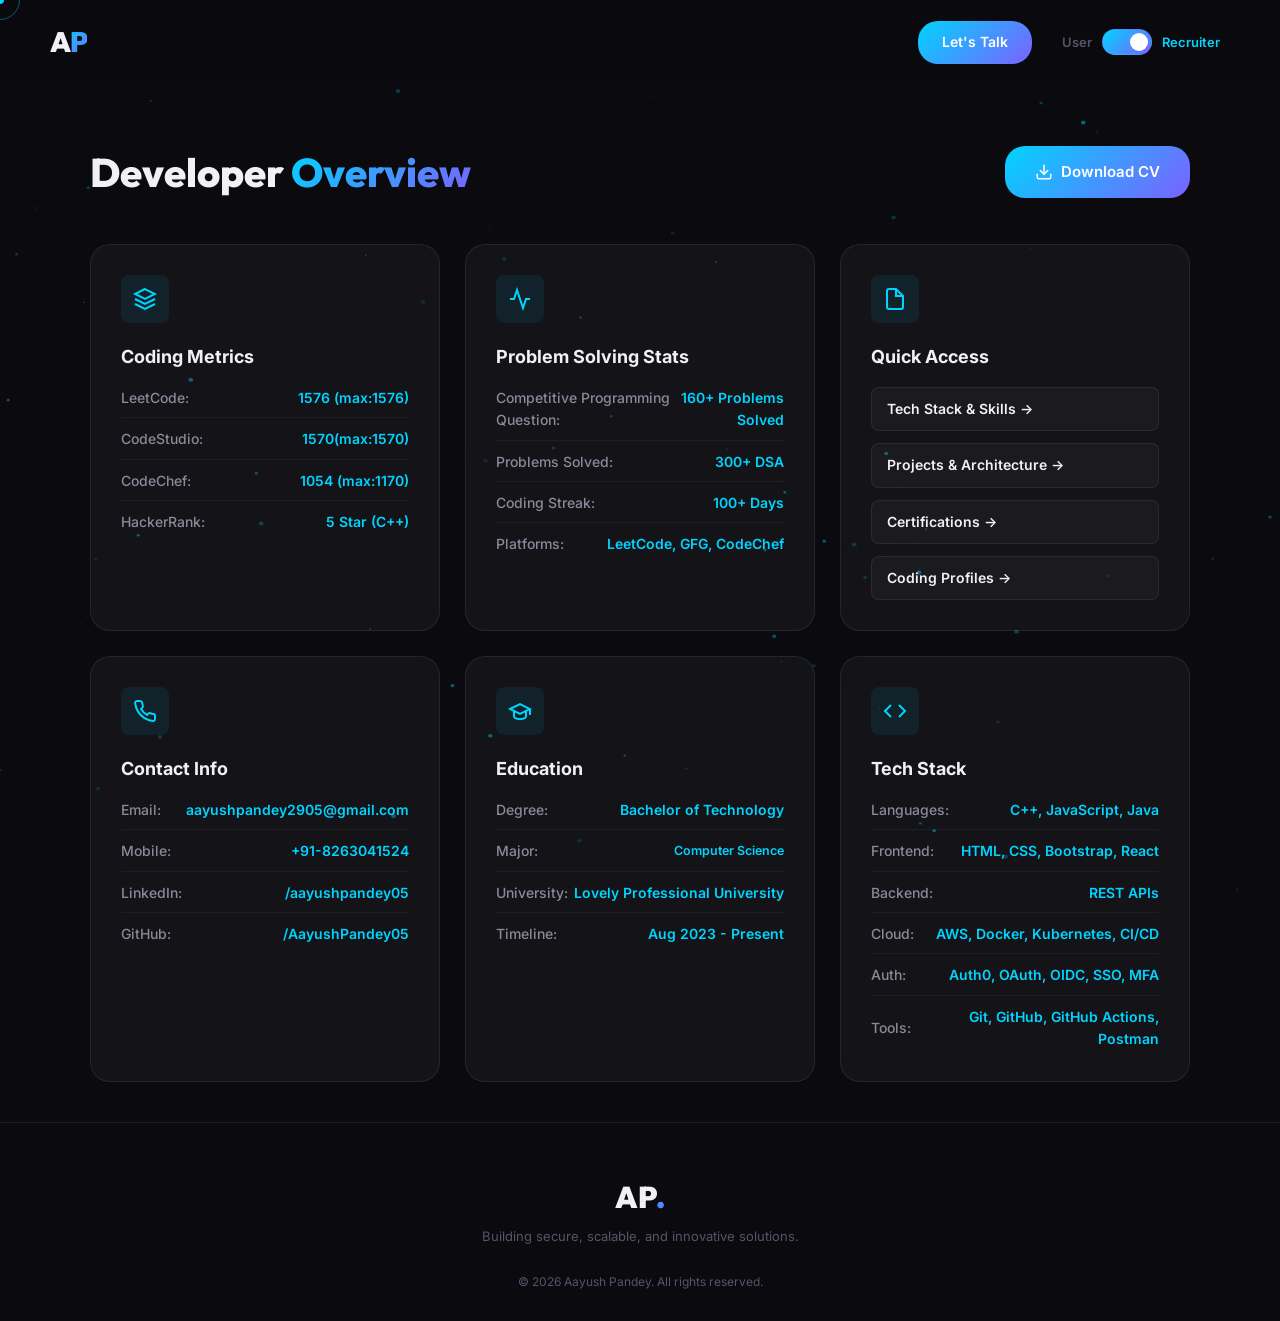
<file: recruiter.html>
<!doctype html>
<html lang="en">
  <head>
    <meta charset="UTF-8" />
    <meta
      name="viewport"
      content="width=device-width, initial-scale=1.0, maximum-scale=5.0, user-scalable=yes"
    />
    <meta name="apple-mobile-web-app-capable" content="yes" />
    <meta
      name="apple-mobile-web-app-status-bar-style"
      content="black-translucent"
    />
    <meta name="theme-color" content="#0a0a0f" />
    <meta name="format-detection" content="telephone=no" />

    <title>Recruiter Dashboard | Aayush Pandey</title>
    <meta
      name="description"
      content="Executive overview of Aayush Pandey's skills, coding metrics, and projects."
    />

    <!-- Favicons -->
    <link
      rel="icon"
      type="image/png"
      sizes="32x32"
      href="assets/img/favicon.png"
    />
    <link rel="apple-touch-icon" href="assets/img/apple-touch-icon.png" />

    <link rel="preconnect" href="https://fonts.googleapis.com" />
    <link rel="preconnect" href="https://fonts.gstatic.com" crossorigin />
    <link
      href="https://fonts.googleapis.com/css2?family=Inter:wght@300;400;500;600;700&family=Outfit:wght@700;800;900&display=swap"
      rel="stylesheet"
    />
    <link rel="stylesheet" href="assets/css/style.css" />
    <style>
      /* Page-specific overrides */
      body.recruiter-mode {
        overflow-x: hidden;
      }
      .recruiter-dashboard {
        background: transparent; /* Let canvas show through */
        border: none;
        padding-top: 14rem;
        min-height: 100vh;
      }
      .particles-canvas {
        position: fixed;
        top: 0;
        left: 0;
        width: 100vw;
        height: 100vh;
        z-index: -1;
        pointer-events: none;
      }
      .header {
        background: rgba(10, 10, 15, 0.85);
        backdrop-filter: blur(10px);
      }
      .nav-links {
        display: none; /* Hide standard nav on this page */
      }
      @media(min-width: 1024px) {
        .nav-container {
            justify-content: flex-end;
        }
      }
    </style>
  </head>
  <body class="recruiter-mode">
    <!-- Preloader -->
    <div class="preloader" id="preloader">
      <div class="preloader-inner">
        <div class="preloader-ring"></div>
        <span class="preloader-text">AP</span>
      </div>
    </div>

    <!-- Custom Cursor -->
    <div class="cursor-dot" id="cursor-dot"></div>
    <div class="cursor-ring" id="cursor-ring"></div>

    <header class="header scrolled" id="header">
      <a href="index.html" class="logo" data-magnetic>
        <span class="logo-text">A</span><span class="logo-accent">P</span>
      </a>

      <nav class="nav-container" id="nav-container">
        <a href="mailto:aayushpandey2905@gmail.com" class="btn-cta" data-magnetic>Let's Talk</a>
      </nav>

      <div class="header-actions">
        <div class="recruiter-toggle-wrap" data-magnetic>
          <span class="toggle-label text-user">User</span>
          <label class="toggle-switch">
            <input type="checkbox" id="recruiter-toggle" checked />
            <span class="toggle-slider"></span>
          </label>
          <span class="toggle-label text-recruiter">Recruiter</span>
        </div>
      </div>
    </header>

    <main>
      <!-- Background Canvas -->
      <canvas class="particles-canvas" id="particles-canvas"></canvas>

      <!-- Dashboard -->
      <section class="recruiter-dashboard" id="recruiter-dashboard">
        <div class="dashboard-container">
          <div class="dashboard-header reveal">
            <h2>Developer <span class="text-gradient">Overview</span></h2>
            <div class="dashboard-actions">
              <a
                href="assets/CV/AayushPandey_CV.pdf"
                class="btn-primary"
                download="Aayush_Pandey_Resume"
              >
                <svg
                  width="18"
                  height="18"
                  viewBox="0 0 24 24"
                  fill="none"
                  stroke="currentColor"
                  stroke-width="2"
                  stroke-linecap="round"
                  stroke-linejoin="round"
                >
                  <path d="M21 15v4a2 2 0 0 1-2 2H5a2 2 0 0 1-2-2v-4"></path>
                  <polyline points="7 10 12 15 17 10"></polyline>
                  <line x1="12" y1="15" x2="12" y2="3"></line>
                </svg>
                <span>Download CV</span>
              </a>
            </div>
          </div>

          <div class="dashboard-grid">
            <!-- Coding Stats -->
            <div class="dashboard-card reveal" data-tilt>
              <div class="card-icon">
                <svg
                  width="24"
                  height="24"
                  viewBox="0 0 24 24"
                  fill="none"
                  stroke="currentColor"
                  stroke-width="2"
                >
                  <path
                    d="M12 2L2 7l10 5 10-5-10-5zM2 17l10 5 10-5M2 12l10 5 10-5"
                  />
                </svg>
              </div>
              <h3>Coding Metrics</h3>
              <ul class="dashboard-list">
                <li>
                  <span class="list-label">LeetCode:</span>
                  <span class="list-value">1576 (max:1576)</span>
                </li>
                <li>
                  <span class="list-label">CodeStudio:</span>
                  <span class="list-value">1570(max:1570)</span>
                </li>
                <li>
                  <span class="list-label">CodeChef:</span>
                  <span class="list-value">1054 (max:1170)</span>
                </li>
                <li>
                  <span class="list-label">HackerRank:</span>
                  <span class="list-value">5 Star (C++)</span>
                </li>
              </ul>
            </div>

            <!-- Experience / Activity -->
            <div class="dashboard-card reveal" data-tilt>
              <div class="card-icon">
                <svg
                  width="24"
                  height="24"
                  viewBox="0 0 24 24"
                  fill="none"
                  stroke="currentColor"
                  stroke-width="2"
                >
                  <polyline points="22 12 18 12 15 21 9 3 6 12 2 12"></polyline>
                </svg>
              </div>
              <h3>Problem Solving Stats</h3>
              <ul class="dashboard-list">
                <li>
                  <span class="list-label">Competitive Programming Question:</span>
                  <span class="list-value">160+ Problems Solved</span>
                </li>
                <li>
                  <span class="list-label">Problems Solved:</span>
                  <span class="list-value">300+ DSA</span>
                </li>
                <li>
                  <span class="list-label">Coding Streak:</span>
                  <span class="list-value">100+ Days</span>
                </li>
                <li>
                  <span class="list-label">Platforms:</span>
                  <span class="list-value"
                    >LeetCode, GFG, CodeChef</span
                  >
                </li>
              </ul>
            </div>

            <!-- Quick Navigation -->
            <div class="dashboard-card reveal" data-tilt>
              <div class="card-icon">
                <svg
                  width="24"
                  height="24"
                  viewBox="0 0 24 24"
                  fill="none"
                  stroke="currentColor"
                  stroke-width="2"
                >
                  <path
                    d="M13 2H6a2 2 0 0 0-2 2v16a2 2 0 0 0 2 2h12a2 2 0 0 0 2-2V9z"
                  ></path>
                  <polyline points="13 2 13 9 20 9"></polyline>
                </svg>
              </div>
              <h3>Quick Access</h3>
              <div class="dashboard-links">
                <a href="index.html#skills" class="dash-link"
                  >Tech Stack & Skills &rarr;</a
                >
                <a href="index.html#projects" class="dash-link"
                  >Projects & Architecture &rarr;</a
                >
                <a href="index.html#certifications" class="dash-link"
                  >Certifications &rarr;</a
                >
                <a href="index.html#profiles" class="dash-link"
                  >Coding Profiles &rarr;</a
                >
              </div>
            </div>

            <!-- Contact & Links -->
            <div class="dashboard-card reveal" data-tilt>
              <div class="card-icon">
                <svg
                  width="24"
                  height="24"
                  viewBox="0 0 24 24"
                  fill="none"
                  stroke="currentColor"
                  stroke-width="2"
                >
                  <path
                    d="M22 16.92v3a2 2 0 0 1-2.18 2 19.79 19.79 0 0 1-8.63-3.07 19.5 19.5 0 0 1-6-6 19.79 19.79 0 0 1-3.07-8.67A2 2 0 0 1 4.11 2h3a2 2 0 0 1 2 1.72c.127.96.361 1.903.7 2.81a2 2 0 0 1-.45 2.11L8.09 9.91a16 16 0 0 0 6 6l1.27-1.27a2 2 0 0 1 2.11-.45c.907.339 1.85.573 2.81.7A2 2 0 0 1 22 16.92z"
                  ></path>
                </svg>
              </div>
              <h3>Contact Info</h3>
              <ul class="dashboard-list">
                <li>
                  <span class="list-label">Email:</span>
                  <a href="mailto:aayushpandey2905@gmail.com" class="list-value"
                    >aayushpandey2905@gmail.com</a
                  >
                </li>
                <li>
                  <span class="list-label">Mobile:</span>
                  <span class="list-value">+91-8263041524</span>
                </li>
                <li>
                  <span class="list-label">LinkedIn:</span>
                  <a
                    href="https://linkedin.com/in/aayushpandey05"
                    target="_blank"
                    class="list-value"
                    >/aayushpandey05</a
                  >
                </li>
                <li>
                  <span class="list-label">GitHub:</span>
                  <a
                    href="https://github.com/AayushPandey05"
                    target="_blank"
                    class="list-value"
                    >/AayushPandey05</a
                  >
                </li>
              </ul>
            </div>

            <!-- Education -->
            <div class="dashboard-card reveal" data-tilt>
              <div class="card-icon">
                <svg
                  width="24"
                  height="24"
                  viewBox="0 0 24 24"
                  fill="none"
                  stroke="currentColor"
                  stroke-width="2"
                >
                  <path d="M22 10v6M2 10l10-5 10 5-10 5z"></path>
                  <path d="M6 12v5c0 2 3 3 6 3s6-1 6-3v-5"></path>
                </svg>
              </div>
              <h3>Education</h3>
              <ul class="dashboard-list">
                <li>
                  <span class="list-label">Degree:</span>
                  <span class="list-value">Bachelor of Technology</span>
                </li>
                <li>
                  <span class="list-label">Major:</span>
                  <span class="list-value" style="font-size:1.25rem;"
                    >Computer Science</span
                  >
                </li>
                <li>
                  <span class="list-label">University:</span>
                  <span class="list-value">Lovely Professional University</span>
                </li>
                <li>
                  <span class="list-label">Timeline:</span>
                  <span class="list-value">Aug 2023 - Present</span>
                </li>
              </ul>
            </div>

            <!-- Core Skills -->
            <div class="dashboard-card reveal" data-tilt>
              <div class="card-icon">
                <svg
                  width="24"
                  height="24"
                  viewBox="0 0 24 24"
                  fill="none"
                  stroke="currentColor"
                  stroke-width="2"
                >
                  <polyline points="16 18 22 12 16 6"></polyline>
                  <polyline points="8 6 2 12 8 18"></polyline>
                </svg>
              </div>

              <h3>Tech Stack</h3>
              <ul class="dashboard-list">
                <li>
                  <span class="list-label">Languages:</span>
                  <span class="list-value">C++, JavaScript, Java</span>
                </li>
              
                <li>
                  <span class="list-label">Frontend:</span>
                  <span class="list-value">HTML, CSS, Bootstrap, React</span>
                </li>
              
                <li>
                  <span class="list-label">Backend:</span>
                  <span class="list-value">REST APIs</span>
                </li>
              
                <li>
                  <span class="list-label">Cloud:</span>
                  <span class="list-value">AWS, Docker, Kubernetes, CI/CD</span>
                </li>
              
                <li>
                  <span class="list-label">Auth:</span>
                  <span class="list-value">Auth0, OAuth, OIDC, SSO, MFA</span>
                </li>
              
                <li>
                  <span class="list-label">Tools:</span>
                  <span class="list-value">Git, GitHub, GitHub Actions, Postman</span>
                </li>
              </ul>

            </div>
          </div>
        </div>
      </section>
    </main>

    <!-- Footer -->
    <footer class="footer">
      <div class="footer-container">
        <div class="footer-left">
          <span class="footer-logo">AP<span class="logo-accent">.</span></span>
          <p>Building secure, scalable, and innovative solutions.</p>
        </div>

      <div class="footer-bottom">
        <p>
          &copy; <span id="year">2026</span> Aayush Pandey. All rights reserved.
        </p>
      </div>
    </footer>
    <script>
      document.getElementById("year").textContent = new Date().getFullYear();
    </script>
    <script src="assets/js/style.js"></script>
  </body>
</html>
</file>
<file: assets/css/style.css>
/* ==================================
   DESIGN TOKENS
================================== */
:root {
  --bg-primary: #0a0a0f;
  --bg-secondary: #12121a;
  --bg-card: rgba(255, 255, 255, 0.03);
  --bg-card-hover: rgba(255, 255, 255, 0.06);
  --glass-bg: rgba(255, 255, 255, 0.04);
  --glass-border: rgba(255, 255, 255, 0.08);

  --text-primary: #f0f0f5;
  --text-secondary: #8a8a9a;
  --text-muted: #55556a;

  --accent-1: #00d4ff;
  --accent-2: #7b61ff;
  --accent-3: #ff3d71;
  --gradient-main: linear-gradient(135deg, #00d4ff, #7b61ff, #ff3d71);
  --gradient-accent: linear-gradient(135deg, #00d4ff, #7b61ff);

  --font-heading: "Outfit", sans-serif;
  --font-body: "Inter", sans-serif;

  --radius-sm: 8px;
  --radius-md: 12px;
  --radius-lg: 20px;

  --transition-fast: 0.2s cubic-bezier(0.25, 0.46, 0.45, 0.94);
  --transition-smooth: 0.4s cubic-bezier(0.25, 0.46, 0.45, 0.94);
  --transition-spring: 0.6s cubic-bezier(0.34, 1.56, 0.64, 1);

  /* Safe area insets for notch phones */
  --safe-top: env(safe-area-inset-top, 0px);
  --safe-bottom: env(safe-area-inset-bottom, 0px);
  --safe-left: env(safe-area-inset-left, 0px);
  --safe-right: env(safe-area-inset-right, 0px);
}

/* ==================================
   RESET & BASE
================================== */
*,
*::before,
*::after {
  margin: 0;
  padding: 0;
  box-sizing: border-box;
  -webkit-tap-highlight-color: transparent;
}

html {
  font-size: 62.5%;
  scroll-behavior: smooth;
  scrollbar-width: thin;
  scrollbar-color: var(--accent-1) var(--bg-primary);
  -webkit-text-size-adjust: 100%;
  -moz-text-size-adjust: 100%;
  text-size-adjust: 100%;
}

body {
  background: var(--bg-primary);
  color: var(--text-primary);
  font-family: var(--font-body);
  font-size: 1.6rem;
  line-height: 1.6;
  overflow-x: hidden;
  -webkit-font-smoothing: antialiased;
  -moz-osx-font-smoothing: grayscale;
}

/* Desktop-only cursor:none */
@media (hover: hover) and (pointer: fine) {
  body {
    cursor: none;
  }
  a,
  button {
    cursor: none;
  }
}

a {
  color: inherit;
  text-decoration: none;
}

img {
  max-width: 100%;
  display: block;
  -webkit-user-drag: none;
}

::selection {
  background: var(--accent-2);
  color: #fff;
}

/* ==================================
   PRELOADER
================================== */
.preloader {
  position: fixed;
  inset: 0;
  z-index: 10000;
  background: var(--bg-primary);
  display: flex;
  align-items: center;
  justify-content: center;
  transition:
    opacity 0.6s ease,
    visibility 0.6s ease;
}

.preloader.hidden {
  opacity: 0;
  visibility: hidden;
  pointer-events: none;
}

.preloader-inner {
  position: relative;
  width: 80px;
  height: 80px;
  display: flex;
  align-items: center;
  justify-content: center;
}

.preloader-ring {
  position: absolute;
  inset: 0;
  border-radius: 50%;
  border: 2px solid transparent;
  border-top-color: var(--accent-1);
  border-right-color: var(--accent-2);
  animation: preloaderSpin 1s linear infinite;
}

.preloader-text {
  font-family: var(--font-heading);
  font-size: 2rem;
  font-weight: 800;
  background: var(--gradient-accent);
  -webkit-background-clip: text;
  -webkit-text-fill-color: transparent;
  background-clip: text;
}

@keyframes preloaderSpin {
  to {
    transform: rotate(360deg);
  }
}

/* ==================================
   CUSTOM CURSOR (desktop only)
================================== */
.cursor-dot,
.cursor-ring {
  display: none;
}

@media (hover: hover) and (pointer: fine) {
  .cursor-dot {
    display: block;
    position: fixed;
    top: 0;
    left: 0;
    width: 8px;
    height: 8px;
    background: var(--accent-1);
    border-radius: 50%;
    pointer-events: none;
    z-index: 9999;
    transform: translate(-50%, -50%);
    transition:
      width var(--transition-fast),
      height var(--transition-fast),
      background var(--transition-fast);
  }

  .cursor-ring {
    display: block;
    position: fixed;
    top: 0;
    left: 0;
    width: 40px;
    height: 40px;
    border: 1.5px solid rgba(0, 212, 255, 0.4);
    border-radius: 50%;
    pointer-events: none;
    z-index: 9998;
    transform: translate(-50%, -50%);
    transition:
      width var(--transition-smooth),
      height var(--transition-smooth),
      border-color var(--transition-smooth);
  }

  body.cursor-hover .cursor-dot {
    width: 14px;
    height: 14px;
    background: var(--accent-2);
  }

  body.cursor-hover .cursor-ring {
    width: 60px;
    height: 60px;
    border-color: rgba(123, 97, 255, 0.5);
  }
}

/* ==================================
   CLICK RIPPLE EFFECT
================================== */
.ripple-container {
  position: fixed;
  inset: 0;
  pointer-events: none;
  z-index: 9995;
  overflow: hidden;
}

.ripple {
  position: absolute;
  border-radius: 50%;
  border: 1px solid rgba(0, 212, 255, 0.4);
  transform: translate(-50%, -50%) scale(0);
  animation: rippleAnim 0.8s ease-out forwards;
  pointer-events: none;
}

@keyframes rippleAnim {
  to {
    transform: translate(-50%, -50%) scale(1);
    opacity: 0;
  }
}

/* ==================================
   SCROLL PROGRESS
================================== */
.scroll-progress {
  position: fixed;
  top: 0;
  left: 0;
  height: 3px;
  width: 0%;
  background: var(--gradient-main);
  z-index: 9990;
  transition: none;
}

/* ==================================
   HEADER
================================== */
.header {
  position: fixed;
  top: 0;
  left: 0;
  width: 100%;
  padding: 2rem 5rem;
  padding-top: calc(2rem + var(--safe-top));
  display: flex;
  justify-content: space-between;
  align-items: center;
  z-index: 1000;
  transition:
    background var(--transition-smooth),
    padding var(--transition-smooth),
    backdrop-filter var(--transition-smooth);
}

.header.scrolled {
  background: rgba(10, 10, 15, 0.85);
  -webkit-backdrop-filter: blur(20px);
  backdrop-filter: blur(20px);
  padding: 1.5rem 5rem;
  padding-top: calc(1.5rem + var(--safe-top));
  border-bottom: 1px solid var(--glass-border);
}

.logo {
  display: flex;
  align-items: center;
  font-family: var(--font-heading);
  font-size: 2.8rem;
  font-weight: 900;
  letter-spacing: -1px;
  z-index: 1002;
}

.logo-text {
  color: var(--text-primary);
}

.logo-accent {
  background: var(--gradient-accent);
  -webkit-background-clip: text;
  -webkit-text-fill-color: transparent;
  background-clip: text;
}

.header-actions {
  display: flex;
  align-items: center;
  gap: 1.5rem;
}

.nav-container {
  display: flex;
  align-items: center;
  gap: 4rem;
  margin-left: auto;
  margin-right: 2rem;
}

.nav-links {
  display: flex;
  gap: 0.5rem;
}

.nav-link {
  font-size: 1.4rem;
  font-weight: 500;
  color: var(--text-secondary);
  padding: 0.8rem 1.6rem;
  border-radius: var(--radius-sm);
  transition:
    color var(--transition-fast),
    background var(--transition-fast);
  position: relative;
  overflow: hidden;
}

.nav-link::after {
  content: attr(data-text);
  position: absolute;
  left: 50%;
  top: 50%;
  transform: translate(-50%, 100%);
  color: var(--accent-1);
  font-weight: 600;
  transition: transform var(--transition-smooth);
  pointer-events: none;
}

.nav-link:hover::after,
.nav-link.active::after {
  transform: translate(-50%, -50%);
}

.nav-link:hover,
.nav-link.active {
  color: transparent;
  background: var(--bg-card-hover);
}

.btn-cta {
  font-size: 1.4rem;
  font-weight: 600;
  padding: 1rem 2.4rem;
  border-radius: var(--radius-lg);
  background: var(--gradient-accent);
  color: #fff;
  transition:
    transform var(--transition-fast),
    box-shadow var(--transition-fast);
}

.btn-cta:hover {
  transform: translateY(-2px);
  box-shadow: 0 8px 30px rgba(0, 212, 255, 0.3);
}

/* Hamburger */
.hamburger {
  display: none;
  flex-direction: column;
  gap: 6px;
  cursor: pointer;
  z-index: 1002;
  padding: 10px;
  -webkit-tap-highlight-color: transparent;
  touch-action: manipulation;
}

.hamburger .line {
  width: 28px;
  height: 2px;
  background: var(--text-primary);
  border-radius: 2px;
  transition:
    transform var(--transition-smooth),
    opacity var(--transition-fast);
  transform-origin: center;
}

/* ==================================
   HERO SECTION
================================== */
.hero {
  position: relative;
  width: 100%;
  min-height: 100vh;
  min-height: 100dvh; /* dynamic viewport height for mobile */
  display: flex;
  flex-direction: column;
  align-items: center;
  justify-content: center;
  overflow: hidden;
  padding: 12rem 5rem 6rem;
}

.particles-canvas {
  position: absolute;
  inset: 0;
  width: 100%;
  height: 100%;
  pointer-events: none;
  z-index: 0;
}

.hero-content {
  position: relative;
  z-index: 2;
  text-align: center;
  display: flex;
  flex-direction: column;
  align-items: center;
  gap: 0;
  width: 100%;
}

.hero-badge {
  display: inline-flex;
  align-items: center;
  gap: 1rem;
  padding: 0.8rem 2rem;
  background: var(--glass-bg);
  border: 1px solid var(--glass-border);
  border-radius: var(--radius-lg);
  font-size: 1.3rem;
  color: var(--text-secondary);
  font-weight: 500;
  -webkit-backdrop-filter: blur(10px);
  backdrop-filter: blur(10px);
  margin-bottom: 2rem;
  position: relative;
  z-index: 5;
}

.badge-dot {
  width: 8px;
  height: 8px;
  background: #00ff88;
  border-radius: 50%;
  animation: dotPulse 2s ease-in-out infinite;
  flex-shrink: 0;
}

@keyframes dotPulse {
  0%,
  100% {
    box-shadow: 0 0 0 0 rgba(0, 255, 136, 0.6);
  }
  50% {
    box-shadow: 0 0 0 8px rgba(0, 255, 136, 0);
  }
}

/* ==================================
   HERO PORTRAIT — BAZIL.FR STYLE
================================== */
.hero-portrait {
  position: absolute;
  top: 50%;
  left: 50%;
  transform: translate(-50%, -50%);
  z-index: 1;
  width: clamp(280px, 35vw, 500px);
  height: clamp(380px, 60vh, 700px);
  pointer-events: none;
}

.hero-portrait-img {
  width: 100%;
  height: 100%;
  object-fit: cover;
  object-position: top center;
  border-radius: var(--radius-lg);
  filter: grayscale(15%) contrast(1.1) brightness(0.8);
  transition:
    filter 0.6s ease,
    transform 0.6s ease;
  -webkit-mask-image: linear-gradient(
    to bottom,
    transparent 0%,
    black 8%,
    black 65%,
    transparent 100%
  );
  mask-image: linear-gradient(
    to bottom,
    transparent 0%,
    black 8%,
    black 65%,
    transparent 100%
  );
}

.hero:hover .hero-portrait-img {
  filter: grayscale(0%) contrast(1.05) brightness(0.85);
  transform: scale(1.03);
}

.hero-portrait-overlay {
  position: absolute;
  inset: 0;
  border-radius: var(--radius-lg);
  background: radial-gradient(
    ellipse at center 40%,
    transparent 25%,
    rgba(10, 10, 15, 0.5) 60%,
    rgba(10, 10, 15, 0.95) 100%
  );
  pointer-events: none;
}

/* Hero Title — overlays the portrait */
.hero-title-wrap {
  position: relative;
  z-index: 3;
  margin-top: -2rem;
}

.hero-title {
  font-family: var(--font-heading);
  font-weight: 900;
  line-height: 0.9;
  letter-spacing: -0.04em;
  text-transform: uppercase;
  text-shadow: 0 4px 30px rgba(0, 0, 0, 0.5);
}

/* Make hero name interactive */
.word {
  cursor: pointer;
}

.title-line {
  display: block;
  overflow: hidden;
}

.title-line .word {
  display: inline-block;
  font-size: clamp(5rem, 12vw, 14rem);
  background: var(--gradient-main);
  -webkit-background-clip: text;
  -webkit-text-fill-color: transparent;
  background-clip: text;
  background-size: 200% 200%;
  animation: gradientShift 4s ease-in-out infinite;
  transition: transform var(--transition-fast);
}

.title-accent {
  font-size: clamp(5rem, 12vw, 14rem);
  color: var(--accent-1);
  -webkit-text-fill-color: var(--accent-1);
}

@keyframes gradientShift {
  0%,
  100% {
    background-position: 0% 50%;
  }
  50% {
    background-position: 100% 50%;
  }
}

/* Subtitle / Typing */
.hero-subtitle {
  font-size: clamp(1.8rem, 2.5vw, 2.4rem);
  color: var(--text-secondary);
  font-weight: 300;
  display: flex;
  align-items: center;
  gap: 0.5rem;
  flex-wrap: wrap;
  justify-content: center;
  position: relative;
  z-index: 4;
  margin-top: 2rem;
}

.typed-text {
  color: var(--accent-1);
  font-weight: 600;
}

.typed-cursor {
  color: var(--accent-1);
  animation: blink 0.7s step-end infinite;
  font-weight: 300;
}

@keyframes blink {
  50% {
    opacity: 0;
  }
}

/* Hero CTA */
.hero-cta {
  display: flex;
  gap: 1.5rem;
  margin-top: 2rem;
  flex-wrap: wrap;
  justify-content: center;
  position: relative;
  z-index: 4;
}

.btn-primary {
  display: inline-flex;
  align-items: center;
  gap: 0.8rem;
  padding: 1.4rem 3rem;
  background: var(--gradient-accent);
  color: #fff;
  font-size: 1.5rem;
  font-weight: 600;
  border-radius: var(--radius-lg);
  border: none;
  transition:
    transform var(--transition-fast),
    box-shadow var(--transition-fast);
  font-family: var(--font-body);
  -webkit-appearance: none;
  appearance: none;
  touch-action: manipulation;
}

.btn-primary:hover {
  transform: translateY(-3px);
  box-shadow: 0 10px 40px rgba(0, 212, 255, 0.35);
}

.btn-primary:active {
  transform: translateY(-1px) scale(0.98);
}

.btn-outline {
  display: inline-flex;
  align-items: center;
  gap: 0.8rem;
  padding: 1.4rem 3rem;
  background: transparent;
  color: var(--text-primary);
  font-size: 1.5rem;
  font-weight: 600;
  border-radius: var(--radius-lg);
  border: 1px solid var(--glass-border);
  transition:
    transform var(--transition-fast),
    border-color var(--transition-fast),
    background var(--transition-fast);
  touch-action: manipulation;
}

.btn-outline:hover {
  transform: translateY(-3px);
  border-color: var(--accent-1);
  background: var(--bg-card-hover);
}

.btn-outline:active {
  transform: translateY(-1px) scale(0.98);
}

/* Scroll Indicator */
.hero-scroll-indicator {
  position: absolute;
  bottom: 3rem;
  bottom: calc(3rem + var(--safe-bottom));
  left: 50%;
  transform: translateX(-50%);
  display: flex;
  flex-direction: column;
  align-items: center;
  gap: 1rem;
  color: var(--text-muted);
  font-size: 1.1rem;
  font-weight: 500;
  letter-spacing: 2px;
  text-transform: uppercase;
}

.scroll-line {
  width: 1px;
  height: 50px;
  background: linear-gradient(to bottom, var(--accent-1), transparent);
  animation: scrollPulse 2s ease-in-out infinite;
}

@keyframes scrollPulse {
  0%,
  100% {
    opacity: 0.3;
    transform: scaleY(0.7);
  }
  50% {
    opacity: 1;
    transform: scaleY(1);
  }
}

/* ==================================
   SECTIONS — SHARED
================================== */
.section {
  position: relative;
  padding: 10rem 0;
}

.section-container {
  max-width: 1200px;
  margin: 0 auto;
  padding: 0 5rem;
}

.section-label {
  display: flex;
  align-items: center;
  gap: 1.5rem;
  margin-bottom: 4rem;
}

.label-number {
  font-family: var(--font-heading);
  font-size: 1.4rem;
  font-weight: 700;
  color: var(--accent-1);
}

.label-text {
  font-size: 1.3rem;
  font-weight: 600;
  color: var(--text-secondary);
  text-transform: uppercase;
  letter-spacing: 3px;
}

.label-line {
  flex: 1;
  height: 1px;
  background: linear-gradient(to right, var(--glass-border), transparent);
}

.section-heading {
  font-family: var(--font-heading);
  font-size: clamp(3rem, 5vw, 5rem);
  font-weight: 800;
  line-height: 1.1;
  margin-bottom: 4rem;
  color: var(--text-primary);
}

.text-gradient {
  background: var(--gradient-accent);
  -webkit-background-clip: text;
  -webkit-text-fill-color: transparent;
  background-clip: text;
}

/* ==================================
   ABOUT SECTION
================================== */
.about-grid {
  display: grid;
  grid-template-columns: auto 1fr;
  gap: 6rem;
  align-items: start;
}

/* About Photo */
.about-photo-col {
  display: flex;
  flex-direction: column;
  align-items: center;
  gap: 2rem;
}

.about-photo-wrapper {
  position: relative;
  width: 280px;
  height: 340px;
  border-radius: var(--radius-lg);
  overflow: hidden;
  will-change: transform;
}

.about-photo {
  width: 100%;
  height: 100%;
  object-fit: cover;
  border-radius: var(--radius-lg);
  transition: transform var(--transition-smooth);
}

.about-photo-wrapper:hover .about-photo {
  transform: scale(1.05);
}

.about-photo-border {
  position: absolute;
  inset: 0;
  border-radius: var(--radius-lg);
  border: 2px solid transparent;
  background: var(--gradient-accent) border-box;
  -webkit-mask:
    linear-gradient(#fff 0 0) padding-box,
    linear-gradient(#fff 0 0);
  mask:
    linear-gradient(#fff 0 0) padding-box,
    linear-gradient(#fff 0 0);
  -webkit-mask-composite: xor;
  mask-composite: exclude;
  pointer-events: none;
}

.about-photo-glow {
  position: absolute;
  inset: -2px;
  border-radius: var(--radius-lg);
  background: var(--gradient-accent);
  opacity: 0.15;
  filter: blur(20px);
  z-index: -1;
  transition: opacity var(--transition-smooth);
}

.about-photo-wrapper:hover .about-photo-glow {
  opacity: 0.3;
}

.about-photo-tag {
  display: inline-flex;
  align-items: center;
  gap: 0.8rem;
  padding: 0.6rem 1.6rem;
  background: var(--glass-bg);
  border: 1px solid var(--glass-border);
  border-radius: var(--radius-lg);
  font-size: 1.2rem;
  color: var(--text-secondary);
  font-weight: 500;
}

/* About Text */
.about-text-col p {
  font-size: 1.6rem;
  color: var(--text-secondary);
  line-height: 1.8;
  margin-top: 2rem;
}

.about-details {
  display: grid;
  grid-template-columns: 1fr 1fr;
  gap: 1.5rem;
  margin-top: 3rem;
}

.detail-card {
  background: var(--glass-bg);
  border: 1px solid var(--glass-border);
  border-radius: var(--radius-md);
  padding: 2rem;
  display: flex;
  align-items: center;
  gap: 1.5rem;
  transition:
    background var(--transition-fast),
    border-color var(--transition-fast),
    transform var(--transition-fast);
  will-change: transform;
}

.detail-card:hover,
.detail-card.touch-active {
  background: var(--bg-card-hover);
  border-color: rgba(0, 212, 255, 0.2);
}

.detail-icon {
  font-size: 2.2rem;
  width: 44px;
  height: 44px;
  display: flex;
  align-items: center;
  justify-content: center;
  background: var(--bg-card);
  border-radius: var(--radius-sm);
  flex-shrink: 0;
  color: var(--accent-1);
  transition:
    color var(--transition-fast),
    background var(--transition-fast);
}

.detail-icon svg {
  stroke: var(--accent-1);
  transition:
    stroke var(--transition-fast),
    transform var(--transition-fast);
}

.detail-card:hover .detail-icon svg,
.detail-card.touch-active .detail-icon svg {
  transform: scale(1.15);
}

.detail-label {
  display: block;
  font-size: 1.1rem;
  color: var(--text-muted);
  text-transform: uppercase;
  letter-spacing: 1px;
  margin-bottom: 0.2rem;
}

.detail-value {
  display: block;
  font-size: 1.3rem;
  color: var(--text-primary);
  font-weight: 500;
  word-break: break-word;
}

/* Stats Row */
.stats-row {
  display: grid;
  grid-template-columns: repeat(4, 1fr);
  gap: 3rem;
  margin-top: 6rem;
  padding-top: 5rem;
  border-top: 1px solid var(--glass-border);
}

.stat-item {
  text-align: center;
}

.stat-number {
  font-family: var(--font-heading);
  font-size: clamp(3.5rem, 5vw, 5.5rem);
  font-weight: 900;
  background: var(--gradient-accent);
  -webkit-background-clip: text;
  -webkit-text-fill-color: transparent;
  background-clip: text;
}

.stat-plus {
  font-family: var(--font-heading);
  font-size: clamp(2.5rem, 3vw, 3.5rem);
  font-weight: 700;
  color: var(--accent-1);
}

.stat-label {
  display: block;
  font-size: 1.2rem;
  color: var(--text-muted);
  margin-top: 0.5rem;
  letter-spacing: 1px;
  text-transform: uppercase;
}

/* ==================================
   SKILLS SECTION
================================== */
.skills {
  background: var(--bg-secondary);
}

.skills-grid {
  display: grid;
  grid-template-columns: repeat(2, 1fr);
  gap: 2rem;
}

.skill-card {
  position: relative;
  background: var(--glass-bg);
  border: 1px solid var(--glass-border);
  border-radius: var(--radius-md);
  padding: 1.5rem 2.5rem;
  display: flex;
  align-items: center;
  justify-content: center;
  min-height: 80px;
  transition:
    background var(--transition-fast),
    border-color var(--transition-fast),
    transform var(--transition-fast);
  will-change: transform;
  overflow: hidden;
}

.skill-card:hover,
.skill-card.touch-active {
  background: var(--bg-card-hover);
  border-color: rgba(0, 212, 255, 0.2);
}

.skill-header {
  display: flex;
  justify-content: center;
  align-items: center;
  width: 100%;
}

.skill-name {
  font-size: 1.4rem;
  font-weight: 600;
  color: var(--text-primary);
  text-align: center;
}

.skill-level {
  font-size: 1.1rem;
  padding: 4px 10px;
  border-radius: 20px;
  border: 1px solid rgba(0, 212, 255, 0.3);
  background: rgba(0, 212, 255, 0.08);
  color: var(--accent-1);
}

.skill-percent {
  font-size: 1.3rem;
  font-weight: 700;
  color: var(--accent-1);
  font-family: var(--font-heading);
}

.skill-bar {
  height: 6px;
  background: rgba(255, 255, 255, 0.06);
  border-radius: 3px;
  overflow: hidden;
  position: relative;
}

.skill-fill {
  height: 100%;
  width: 0;
  background: var(--gradient-accent);
  border-radius: 3px;
  transition: width 1.5s cubic-bezier(0.25, 0.46, 0.45, 0.94);
  position: relative;
}

.skill-fill::after {
  content: "";
  position: absolute;
  right: 0;
  top: 50%;
  transform: translateY(-50%);
  width: 12px;
  height: 12px;
  background: var(--accent-1);
  border-radius: 50%;
  box-shadow: 0 0 15px rgba(0, 212, 255, 0.6);
  opacity: 0;
  transition: opacity 0.3s ease 1.5s;
}

.skill-fill.animated::after {
  opacity: 1;
}

/* ==================================
   PROJECTS SECTION
================================== */
.projects-grid {
  display: grid;
  grid-template-columns: repeat(2, 1fr);
  gap: 2.5rem;
}

.project-card {
  position: relative;
  background: var(--glass-bg);
  border: 1px solid var(--glass-border);
  border-radius: var(--radius-lg);
  padding: 3rem;
  display: flex;
  flex-direction: column;
  gap: 2rem;
  transition:
    background var(--transition-smooth),
    border-color var(--transition-smooth),
    transform var(--transition-fast);
  will-change: transform;
  overflow: hidden;
  min-height: 260px;
}

.project-card::before {
  content: "";
  position: absolute;
  inset: 0;
  background: radial-gradient(
    circle at var(--mouse-x, 50%) var(--mouse-y, 50%),
    rgba(0, 212, 255, 0.08) 0%,
    transparent 60%
  );
  opacity: 0;
  transition: opacity var(--transition-smooth);
  pointer-events: none;
}

.project-card:hover::before,
.project-card.touch-active::before {
  opacity: 1;
}

.project-card:hover,
.project-card.touch-active {
  background: var(--bg-card-hover);
  border-color: rgba(0, 212, 255, 0.25);
}

.project-number {
  font-family: var(--font-heading);
  font-size: 5rem;
  font-weight: 900;
  color: rgba(255, 255, 255, 0.03);
  position: absolute;
  top: 1.5rem;
  right: 2rem;
  line-height: 1;
}

.project-content {
  flex: 1;
  display: flex;
  flex-direction: column;
  gap: 1rem;
}

.project-title {
  font-family: var(--font-heading);
  font-size: 2.2rem;
  font-weight: 800;
  color: var(--text-primary);
  transition: color var(--transition-fast);
}

.project-card:hover .project-title,
.project-card.touch-active .project-title {
  color: var(--accent-1);
}

.project-desc {
  font-size: 1.4rem;
  color: var(--text-secondary);
  line-height: 1.7;
}

.project-tech {
  display: flex;
  flex-wrap: wrap;
  gap: 0.8rem;
  margin-top: auto;
}

.project-tech span {
  font-size: 1.1rem;
  padding: 0.4rem 1.2rem;
  background: rgba(0, 212, 255, 0.08);
  border: 1px solid rgba(0, 212, 255, 0.15);
  border-radius: 20px;
  color: var(--accent-1);
  font-weight: 500;
  white-space: nowrap;
}

.project-arrow {
  position: absolute;
  bottom: 2rem;
  right: 2rem;
  width: 40px;
  height: 40px;
  display: flex;
  align-items: center;
  justify-content: center;
  border-radius: 50%;
  border: 1px solid var(--glass-border);
  color: var(--text-muted);
  transition: all var(--transition-smooth);
}

.project-card:hover .project-arrow,
.project-card.touch-active .project-arrow {
  background: var(--accent-1);
  border-color: var(--accent-1);
  color: var(--bg-primary);
  transform: scale(1.1);
}

/* ==================================
   CERTIFICATIONS SECTION
================================== */
.certifications {
  background: var(--bg-secondary);
}

/* Badge */
.cert-count-badge {
  display: inline-flex;
  align-items: center;
  justify-content: center;
  font-family: var(--font-heading);
  font-size: 1.4rem;
  font-weight: 800;
  min-width: 3.2rem;
  height: 3.2rem;
  padding: 0 0.8rem;
  border-radius: 20px;
  background: var(--gradient-accent);
  color: #fff;
  -webkit-text-fill-color: #fff;
  vertical-align: super;
  margin-left: 1rem;
  animation: badgePulse 2.5s ease-in-out infinite;
}

@keyframes badgePulse {
  0%,
  100% {
    box-shadow: 0 0 0 0 rgba(0, 212, 255, 0.4);
  }
  50% {
    box-shadow: 0 0 0 8px rgba(0, 212, 255, 0);
  }
}

/* Timeline */
.cert-timeline {
  position: relative;
  display: flex;
  flex-direction: column;
}

/* Show only first 6 certificates initially */
.cert-timeline .cert-card:nth-child(n + 7) {
  display: none;
}

/* Show all when expanded */
.cert-timeline.expanded .cert-card {
  display: flex;
}

/* Fade overlay */
.cert-timeline::after {
  content: "";
  position: absolute;
  bottom: 0;
  left: 0;
  right: 0;
  height: 120px;
  background: linear-gradient(to bottom, transparent, var(--bg-secondary));
  pointer-events: none;
  opacity: 1;
  transition: opacity 0.5s ease;
  z-index: 1;
}

.cert-timeline.expanded::after {
  opacity: 0;
}

/* Card */
.cert-card {
  position: relative;
  display: flex;
  align-items: flex-start;
  gap: 2rem;
  padding: 2rem 2.5rem;
  border-bottom: 1px solid var(--glass-border);
  transition:
    background var(--transition-fast),
    border-color var(--transition-fast);
}

/* Left accent */
.cert-card::before {
  content: "";
  position: absolute;
  left: 0;
  top: 50%;
  transform: translateY(-50%);
  width: 3px;
  height: 0;
  background: var(--gradient-accent);
  border-radius: 0 3px 3px 0;
  transition: height var(--transition-smooth);
}

.cert-card:hover::before,
.cert-card.touch-active::before {
  height: 60%;
}

/* Hover glow */
.cert-card::after {
  content: "";
  position: absolute;
  inset: 0;
  background: radial-gradient(
    ellipse at 10% 50%,
    rgba(0, 212, 255, 0.06) 0%,
    transparent 60%
  );
  opacity: 0;
  transition: opacity var(--transition-smooth);
  pointer-events: none;
}

.cert-card:hover::after,
.cert-card.touch-active::after {
  opacity: 1;
}

.cert-card:hover,
.cert-card.touch-active {
  background: var(--bg-card-hover);
}

/* Icon */
.cert-icon-wrap {
  width: 48px;
  height: 48px;
  min-width: 48px;
  flex-shrink: 0;
  display: flex;
  align-items: center;
  justify-content: center;
  border-radius: var(--radius-sm);
  background: var(--glass-bg);
  border: 1px solid var(--glass-border);
  transition:
    border-color var(--transition-fast),
    background var(--transition-fast),
    transform var(--transition-fast);
}

.cert-card:hover .cert-icon-wrap,
.cert-card.touch-active .cert-icon-wrap {
  transform: scale(1.08);
}

.cert-icon {
  font-size: 1.8rem;
  font-weight: 700;
  background: var(--gradient-accent);
  background-clip: text;
  -webkit-background-clip: text;
  color: transparent;
}

/* Body */
.cert-body {
  flex: 1;
  display: flex;
  flex-direction: column;
  gap: 0.4rem;
}

/* Title */
.cert-title {
  font-family: var(--font-heading);
  font-size: 1.6rem;
  font-weight: 700;
  color: var(--text-primary);
  line-height: 1.5;
}

.cert-card:hover .cert-title,
.cert-card.touch-active .cert-title {
  color: var(--accent-1);
}

/* Meta */
.cert-meta {
  display: flex;
  align-items: center;
  gap: 0.8rem;
  font-size: 1.25rem;
  color: var(--text-secondary);
}

.cert-issuer {
  font-size: 1.3rem;
  font-weight: 600;
  color: var(--text-secondary);
}

.cert-date {
  font-size: 1.2rem;
  color: var(--text-muted);
}

/* Link arrow */
.cert-link {
  width: 36px;
  height: 36px;
  min-width: 36px;
  display: flex;
  align-items: center;
  justify-content: center;
  border-radius: 50%;
  border: 1px solid var(--glass-border);
  color: var(--text-muted);
  position: relative;
  z-index: 5;
  cursor: pointer;
  transition:
    color var(--transition-fast),
    border-color var(--transition-fast),
    background var(--transition-fast),
    transform var(--transition-fast);
}

.cert-card:hover .cert-link,
.cert-card.touch-active .cert-link {
  color: var(--bg-primary);
  background: var(--accent-1);
  border-color: var(--accent-1);
  transform: scale(1.1) rotate(-5deg);
}

/* Toggle button */
.cert-toggle-wrap {
  display: flex;
  justify-content: center;
  margin-top: 4rem;
  margin-bottom: 1rem;
}

.cert-toggle-btn {
  display: inline-flex;
  align-items: center;
  gap: 0.8rem;
  padding: 1.2rem 3rem;
  font-size: 1.4rem;
  font-weight: 600;
  font-family: var(--font-body);
  color: var(--text-primary);
  background: var(--glass-bg);
  border: 1px solid var(--glass-border);
  border-radius: var(--radius-lg);
  cursor: pointer;
  transition:
    border-color var(--transition-fast),
    background var(--transition-fast),
    transform var(--transition-fast);
}

.cert-toggle-btn:hover {
  border-color: var(--accent-1);
  background: var(--bg-card-hover);
  transform: translateY(-2px);
}

.cert-toggle-btn:active {
  transform: translateY(0) scale(0.98);
}

.cert-toggle-arrow {
  transition: transform var(--transition-smooth);
}

.cert-toggle-btn.active .cert-toggle-arrow {
  transform: rotate(180deg);
}

/* ==================================
   PROFILES SECTION
================================== */
.profiles {
  background: var(--bg-primary);
}

.coding-journey-snake {
  width: fit-content;
  max-width: 100%;
  margin: 0 auto 4rem auto;
  display: flex;
  justify-content: center;
  align-items: center;
  padding: 1.5rem 2rem;
  background: var(--glass-bg);
  border: 1px solid var(--glass-border);
  border-radius: var(--radius-lg);
  -webkit-backdrop-filter: blur(10px);
  backdrop-filter: blur(10px);
  overflow: hidden;
  position: relative;
  transition:
    transform var(--transition-smooth),
    box-shadow var(--transition-smooth),
    border-color var(--transition-smooth);
}

.coding-journey-snake:hover {
  transform: translateY(-5px);
  border-color: var(--accent-1);
  box-shadow: 0 10px 40px rgba(0, 212, 255, 0.1);
}

.snake-img {
  max-width: 100%;
  height: auto;
  object-fit: cover;
}

.profiles-grid {
  display: grid;
  grid-template-columns: repeat(3, 1fr);
  gap: 2.5rem;
}

.profile-card {
  position: relative;
  background: var(--glass-bg);
  border: 1px solid var(--glass-border);
  border-radius: var(--radius-lg);
  padding: 3.5rem 2.5rem;
  display: flex;
  flex-direction: column;
  align-items: center;
  justify-content: center;
  gap: 1.5rem;
  text-align: center;
  transition:
    background var(--transition-smooth),
    border-color var(--transition-smooth),
    transform var(--transition-fast);
  will-change: transform;
}

.profile-card:hover,
.profile-card.touch-active {
  background: var(--bg-card-hover);
  border-color: rgba(0, 212, 255, 0.25);
  transform: translateY(-5px);
}

.profile-icon {
  width: 64px;
  height: 64px;
  display: flex;
  align-items: center;
  justify-content: center;
  border-radius: var(--radius-sm);
  background: var(--bg-card);
  color: var(--accent-1);
  transition:
    transform var(--transition-smooth),
    background var(--transition-smooth),
    color var(--transition-smooth);
}

.profile-icon svg {
  width: 32px;
  height: 32px;
  transition: transform var(--transition-smooth);
}

.profile-card:hover .profile-icon,
.profile-card.touch-active .profile-icon {
  background: rgba(0, 212, 255, 0.1);
  transform: scale(1.1);
}

.profile-name {
  font-family: var(--font-heading);
  font-size: 2rem;
  font-weight: 700;
  color: var(--text-primary);
  transition: color var(--transition-fast);
}

.profile-card:hover .profile-name,
.profile-card.touch-active .profile-name {
  color: var(--accent-1);
}

.profile-arrow {
  position: absolute;
  top: 2rem;
  right: 2rem;
  width: 40px;
  height: 40px;
  display: flex;
  align-items: center;
  justify-content: center;
  border-radius: 50%;
  border: 1px solid var(--glass-border);
  color: var(--text-muted);
  opacity: 0;
  transform: translate(-10px, 10px);
  transition: all var(--transition-smooth);
}

.profile-card:hover .profile-arrow,
.profile-card.touch-active .profile-arrow {
  opacity: 1;
  transform: translate(0, 0);
  background: var(--accent-1);
  border-color: var(--accent-1);
  color: var(--bg-primary);
}

/* ==================================
   CONTACT SECTION
================================== */
.contact {
  background: var(--bg-secondary);
}

.contact-grid {
  display: grid;
  grid-template-columns: 1fr 1.5fr;
  gap: 5rem;
  align-items: start;
}

.contact-info {
  display: flex;
  flex-direction: column;
  gap: 2rem;
}

.contact-card {
  background: var(--glass-bg);
  border: 1px solid var(--glass-border);
  border-radius: var(--radius-md);
  padding: 2.5rem;
  display: flex;
  align-items: center;
  gap: 2rem;
  transition:
    background var(--transition-fast),
    border-color var(--transition-fast),
    transform var(--transition-fast);
  will-change: transform;
}

.contact-card:hover,
.contact-card.touch-active {
  background: var(--bg-card-hover);
  border-color: rgba(0, 212, 255, 0.2);
}

.contact-icon {
  font-size: 2rem;
  width: 48px;
  height: 48px;
  display: flex;
  align-items: center;
  justify-content: center;
  background: var(--bg-card);
  border-radius: var(--radius-sm);
  flex-shrink: 0;
  color: var(--accent-1);
  transition:
    background var(--transition-fast),
    transform var(--transition-fast);
}

.contact-icon svg {
  stroke: var(--accent-1);
  transition:
    stroke var(--transition-fast),
    transform var(--transition-fast);
}

.contact-card:hover .contact-icon svg,
.contact-card.touch-active .contact-icon svg {
  transform: scale(1.15);
}

.contact-label {
  display: block;
  font-size: 1.1rem;
  color: var(--text-muted);
  text-transform: uppercase;
  letter-spacing: 1px;
  margin-bottom: 0.3rem;
}

.contact-value {
  font-size: 1.4rem;
  color: var(--text-primary);
  font-weight: 500;
  transition: color var(--transition-fast);
  word-break: break-word;
}

a.contact-value:hover {
  color: var(--accent-1);
}

/* Contact Form */
.contact-form {
  display: flex;
  flex-direction: column;
  gap: 2rem;
}

.form-group {
  position: relative;
}

.form-group input,
.form-group textarea {
  width: 100%;
  background: var(--glass-bg);
  border: 1px solid var(--glass-border);
  border-radius: var(--radius-md);
  padding: 1.6rem 1.8rem;
  font-size: 1.5rem;
  color: var(--text-primary);
  font-family: var(--font-body);
  outline: none;
  transition:
    border-color var(--transition-fast),
    background var(--transition-fast);
  -webkit-appearance: none;
  appearance: none;
}

.form-group input::placeholder,
.form-group textarea::placeholder {
  color: var(--text-muted);
}

.form-group input:focus,
.form-group textarea:focus {
  border-color: var(--accent-1);
  background: var(--bg-card-hover);
}

.form-group textarea {
  resize: vertical;
  min-height: 130px;
}

.input-line {
  position: absolute;
  bottom: 0;
  left: 50%;
  width: 0;
  height: 2px;
  background: var(--gradient-accent);
  border-radius: 0 0 var(--radius-md) var(--radius-md);
  transition:
    width var(--transition-smooth),
    left var(--transition-smooth);
}

.form-group input:focus ~ .input-line,
.form-group textarea:focus ~ .input-line {
  width: 100%;
  left: 0;
}

.btn-submit {
  align-self: flex-start;
}

/* ==================================
   FOOTER
================================== */
.footer {
  padding: 5rem 0 3rem;
  padding-bottom: calc(3rem + var(--safe-bottom));
  border-top: 1px solid var(--glass-border);
}

.footer-container {
  max-width: 1200px;
  margin: 0 auto;
  padding: 0 5rem;
  display: flex;
  flex-direction: column;
  align-items: center;
  gap: 2.5rem;
}

.footer-left {
  text-align: center;
}

.footer-logo {
  font-family: var(--font-heading);
  font-size: 3rem;
  font-weight: 900;
  color: var(--text-primary);
}

.footer-left p {
  font-size: 1.3rem;
  color: var(--text-muted);
  margin-top: 0.5rem;
}

.footer-socials {
  display: flex;
  gap: 1.5rem;
}

.social-link {
  width: 48px;
  height: 48px;
  display: flex;
  align-items: center;
  justify-content: center;
  border-radius: 50%;
  border: 1px solid var(--glass-border);
  color: var(--text-secondary);
  transition:
    color var(--transition-fast),
    border-color var(--transition-fast),
    background var(--transition-fast),
    transform var(--transition-fast);
  touch-action: manipulation;
}

.social-link:hover {
  color: var(--accent-1);
  border-color: var(--accent-1);
  background: rgba(0, 212, 255, 0.08);
  transform: translateY(-3px);
}

.social-link:active {
  transform: translateY(-1px) scale(0.95);
}

.footer-bottom {
  font-size: 1.2rem;
  color: var(--text-muted);
}

/* ==================================
   CERT ICON SVG STYLING
================================== */
.cert-icon svg {
  stroke: var(--accent-1);
  transition:
    stroke var(--transition-fast),
    transform var(--transition-fast);
}

.cert-card:hover .cert-icon svg,
.cert-card.touch-active .cert-icon svg {
  transform: scale(1.15);
}

/* ==================================
   CARD SHINE SWEEP (interactive)
================================== */
.project-card::after,
.skill-card::after {
  content: "";
  position: absolute;
  top: -50%;
  left: -50%;
  width: 200%;
  height: 200%;
  background: linear-gradient(
    to right,
    transparent 0%,
    rgba(255, 255, 255, 0.03) 45%,
    rgba(255, 255, 255, 0.08) 50%,
    rgba(255, 255, 255, 0.03) 55%,
    transparent 100%
  );
  transform: rotate(30deg) translateX(-100%);
  pointer-events: none;
  z-index: 1;
}

.project-card:hover::after,
.project-card.touch-active::after,
.skill-card:hover::after,
.skill-card.touch-active::after {
  animation: shineSweep 0.8s ease-out forwards;
}

@keyframes shineSweep {
  from {
    transform: rotate(30deg) translateX(-100%);
  }
  to {
    transform: rotate(30deg) translateX(100%);
  }
}

/* ==================================
   FLOATING SCROLL INDICATOR
================================== */
.hero-scroll-indicator {
  animation: floatUpDown 2.5s ease-in-out infinite;
}

@keyframes floatUpDown {
  0%,
  100% {
    transform: translateY(0);
  }
  50% {
    transform: translateY(-8px);
  }
}

/* ==================================
   STAT COUNTER PULSE
================================== */
.stat-number.counted {
  animation: statPulse 0.6s ease-out;
}

@keyframes statPulse {
  0% {
    transform: scale(1);
  }
  50% {
    transform: scale(1.12);
  }
  100% {
    transform: scale(1);
  }
}

/* ==================================
   SKILL BAR SHIMMER
================================== */
.skill-fill.animated::before {
  content: "";
  position: absolute;
  top: 0;
  left: 0;
  width: 100%;
  height: 100%;
  background: linear-gradient(
    90deg,
    transparent 0%,
    rgba(255, 255, 255, 0.25) 50%,
    transparent 100%
  );
  animation: skillShimmer 2s ease-in-out infinite;
}

@keyframes skillShimmer {
  0% {
    transform: translateX(-100%);
  }
  100% {
    transform: translateX(200%);
  }
}

/* ==================================
   TOUCH PRESS FEEDBACK
================================== */
.touch-active {
  transform: scale(0.98) !important;
  transition: transform 0.15s ease-out !important;
}

/* Section heading parallax container */
.section-heading {
  transition: transform 0.3s ease-out;
}

/* ==================================
   SCROLL REVEAL
================================== */
.reveal {
  opacity: 0;
  transform: translateY(30px);
  transition:
    opacity 0.7s cubic-bezier(0.25, 0.46, 0.45, 0.94),
    transform 0.7s cubic-bezier(0.25, 0.46, 0.45, 0.94);
}

.reveal.revealed {
  opacity: 1;
  transform: translateY(0);
}

.reveal:nth-child(2) {
  transition-delay: 0.08s;
}
.reveal:nth-child(3) {
  transition-delay: 0.16s;
}
.reveal:nth-child(4) {
  transition-delay: 0.24s;
}
.reveal:nth-child(5) {
  transition-delay: 0.32s;
}

/* ==================================
   RECRUITER MODE TOGGLE
================================== */
.recruiter-toggle-wrap {
  display: flex;
  align-items: center;
  gap: 1rem;
  margin: 0 1rem;
}

.toggle-label {
  font-size: 1.3rem;
  font-weight: 600;
  color: var(--text-secondary);
  transition: color var(--transition-fast);
}

.text-user {
  color: var(--accent-1);
}

body.recruiter-mode .text-user {
  color: var(--text-muted);
}

body.recruiter-mode .text-recruiter {
  color: var(--accent-1);
}

.toggle-switch {
  position: relative;
  display: inline-block;
  width: 50px;
  height: 26px;
}

.toggle-switch input {
  opacity: 0;
  width: 0;
  height: 0;
}

.toggle-slider {
  position: absolute;
  cursor: pointer;
  top: 0;
  left: 0;
  right: 0;
  bottom: 0;
  background-color: var(--glass-bg);
  border: 1px solid var(--glass-border);
  transition: 0.4s;
  border-radius: 34px;
}

.toggle-slider:before {
  position: absolute;
  content: "";
  height: 18px;
  width: 18px;
  left: 3px;
  bottom: 3px;
  background-color: var(--text-primary);
  transition: 0.4s;
  border-radius: 50%;
}

input:checked + .toggle-slider {
  background: var(--gradient-accent);
  border-color: transparent;
}

input:checked + .toggle-slider:before {
  transform: translateX(24px);
  background-color: #fff;
}

/* ==================================
   RECRUITER DASHBOARD
================================== */
.recruiter-dashboard {
  display: none;
  padding: 12rem 0 4rem;
  background: var(--bg-primary);
  border-bottom: 1px solid var(--glass-border);
  opacity: 0;
  transform: translateY(-20px);
  transition:
    opacity 0.5s ease,
    transform 0.5s ease;
}

body.recruiter-mode .recruiter-dashboard {
  display: block;
  opacity: 1;
  transform: translateY(0);
}

body.recruiter-mode .hero {
  padding-top: 6rem;
  min-height: auto;
}

.dashboard-container {
  max-width: 1200px;
  margin: 0 auto;
  padding: 0 5rem;
}

.dashboard-header {
  display: flex;
  justify-content: space-between;
  align-items: center;
  margin-bottom: 4rem;
  flex-wrap: wrap;
  gap: 2rem;
}

.dashboard-header h2 {
  font-family: var(--font-heading);
  font-size: clamp(2.5rem, 4vw, 4rem);
  font-weight: 800;
  color: var(--text-primary);
}

.dashboard-grid {
  display: grid;
  grid-template-columns: repeat(3, 1fr);
  gap: 2.5rem;
}

.dashboard-card {
  background: var(--glass-bg);
  border: 1px solid var(--glass-border);
  border-radius: var(--radius-lg);
  padding: 3rem;
  transition:
    transform var(--transition-fast),
    border-color var(--transition-fast),
    background var(--transition-fast);
  will-change: transform;
}

.dashboard-card:hover {
  border-color: rgba(0, 212, 255, 0.3);
  background: var(--bg-card-hover);
}

.dashboard-card .card-icon {
  width: 48px;
  height: 48px;
  display: flex;
  align-items: center;
  justify-content: center;
  background: rgba(0, 212, 255, 0.08);
  border-radius: var(--radius-sm);
  margin-bottom: 2rem;
  color: var(--accent-1);
}

.dashboard-card h3 {
  font-size: 1.8rem;
  font-weight: 700;
  margin-bottom: 1.5rem;
  color: var(--text-primary);
}

.dashboard-list {
  list-style: none;
  display: flex;
  flex-direction: column;
  gap: 1rem;
}

.dashboard-list li {
  display: flex;
  justify-content: space-between;
  align-items: center;
  font-size: 1.4rem;
  border-bottom: 1px solid rgba(255, 255, 255, 0.05);
  padding-bottom: 0.8rem;
}

.dashboard-list li:last-child {
  border-bottom: none;
  padding-bottom: 0;
}

.list-label {
  color: var(--text-secondary);
  font-weight: 500;
}

.list-value {
  color: var(--accent-1);
  font-weight: 600;
  text-align: right;
}

.dashboard-links {
  display: flex;
  flex-direction: column;
  gap: 1.2rem;
}

.dash-link {
  font-size: 1.4rem;
  font-weight: 600;
  color: var(--text-primary);
  padding: 1rem 1.5rem;
  background: rgba(255, 255, 255, 0.03);
  border: 1px solid var(--glass-border);
  border-radius: var(--radius-sm);
  transition: all var(--transition-fast);
  display: flex;
  justify-content: space-between;
}

.dash-link:hover {
  background: rgba(0, 212, 255, 0.1);
  border-color: var(--accent-1);
  color: var(--accent-1);
  transform: translateX(5px);
}

/* ==================================
   RESPONSIVE — TABLET (1024px)
================================== */
@media (max-width: 1024px) {
  .about-grid {
    grid-template-columns: 1fr;
    gap: 4rem;
  }
  .dashboard-grid {
    grid-template-columns: repeat(2, 1fr);
  }
  .about-photo-col {
    align-items: center;
  }
  .about-photo-wrapper {
    width: 240px;
    height: 300px;
  }
  .stats-row {
    grid-template-columns: repeat(2, 1fr);
  }
  .projects-grid {
    grid-template-columns: 1fr;
  }
  .contact-grid {
    grid-template-columns: 1fr;
    gap: 4rem;
  }
  .profiles-grid {
    grid-template-columns: repeat(2, 1fr);
  }
  .cert-card {
    padding: 1.8rem 2rem;
  }
  .cert-icon-wrap {
    width: 42px;
    height: 42px;
    min-width: 42px;
  }
}

/* ==================================
   RESPONSIVE — MOBILE (768px)
================================== */
@media (max-width: 768px) {
  html {
    font-size: 55%;
  }
  .recruiter-toggle-wrap {
    margin: 0;
  }
  .header-actions {
    gap: 1rem;
  }
  .toggle-label {
    font-size: 1.1rem;
  }
  .dashboard-grid {
    grid-template-columns: 1fr;
  }
  .dashboard-container {
    padding: 0 2rem;
  }
  .recruiter-dashboard {
    padding: 10rem 0 3rem;
  }

  .header {
    padding: 1.6rem 2rem;
    padding-top: calc(1.6rem + var(--safe-top));
  }
  .header.scrolled {
    padding: 1.2rem 2rem;
    padding-top: calc(1.2rem + var(--safe-top));
  }

  .hamburger {
    display: flex;
  }

  .nav-container {
    position: fixed;
    top: 0;
    right: -100%;
    width: 100vw;
    height: 100vh;
    height: 100dvh;
    background: rgba(10, 10, 15, 0.97);
    -webkit-backdrop-filter: blur(30px);
    backdrop-filter: blur(30px);
    flex-direction: column;
    justify-content: center;
    align-items: center;
    gap: 3rem;
    transition: right var(--transition-smooth);
    padding: var(--safe-top) var(--safe-right) var(--safe-bottom)
      var(--safe-left);
  }

  .nav-container.active {
    right: 0;
  }

  .nav-links {
    flex-direction: column;
    align-items: center;
    gap: 0.5rem;
  }

  .nav-link {
    font-size: 2.2rem;
    font-weight: 600;
    padding: 1.2rem 2.4rem;
    color: var(--text-primary);
  }

  /* Disable the text-swap hover effect on mobile */
  .nav-link::after {
    display: none;
  }
  .nav-link:hover,
  .nav-link.active {
    color: var(--accent-1);
    background: var(--bg-card-hover);
  }

  .btn-cta {
    font-size: 1.6rem;
    padding: 1.4rem 3rem;
  }

  .hero {
    padding: 10rem 2rem 5rem;
    min-height: 100dvh;
  }

  .hero-portrait {
    width: clamp(200px, 50vw, 300px);
    height: clamp(250px, 50vh, 400px);
  }

  .hero-cta {
    flex-direction: column;
    width: 100%;
    align-items: stretch;
  }

  .btn-primary,
  .btn-outline {
    justify-content: center;
    padding: 1.6rem 2.5rem;
    font-size: 1.5rem;
  }

  .hero-scroll-indicator {
    bottom: calc(2rem + var(--safe-bottom));
  }

  .section {
    padding: 8rem 0;
  }

  .section-container {
    padding: 0 2rem;
  }

  .about-grid {
    gap: 3rem;
  }

  .about-photo-wrapper {
    width: 200px;
    height: 250px;
  }

  .about-details {
    grid-template-columns: 1fr;
    gap: 1.2rem;
  }

  .detail-card {
    padding: 1.6rem;
  }

  .skills-grid {
    grid-template-columns: 1fr;
  }

  .skill-card {
    padding: 2rem;
  }

  .project-card {
    padding: 2.5rem;
    min-height: auto;
  }

  .project-title {
    font-size: 2rem;
  }

  .stats-row {
    grid-template-columns: 1fr 1fr;
    gap: 2rem;
    margin-top: 4rem;
    padding-top: 4rem;
  }

  .profiles-grid {
    grid-template-columns: 1fr;
  }

  .profile-card {
    flex-direction: row;
    justify-content: flex-start;
    padding: 2.5rem;
  }

  .profile-arrow {
    top: 50%;
    transform: translateY(-50%) translateX(-10px);
  }

  .profile-card:hover .profile-arrow,
  .profile-card.touch-active .profile-arrow {
    transform: translateY(-50%) translateX(0);
  }

  .contact-card {
    padding: 2rem;
  }

  .cert-card {
    padding: 1.5rem 1.5rem;
    gap: 1.2rem;
  }
  .cert-icon-wrap {
    width: 38px;
    height: 38px;
    min-width: 38px;
  }
  .cert-title {
    font-size: 1.4rem;
  }
  .cert-issuer {
    font-size: 1.2rem;
  }
  .cert-link {
    width: 32px;
    height: 32px;
    min-width: 32px;
  }

  .cert-timeline {
    max-height: none;
  }

  .footer-container {
    padding: 0 2rem;
  }

  .footer-socials {
    gap: 1.2rem;
  }

  .social-link {
    width: 44px;
    height: 44px;
  }
}

/* ==================================
   RESPONSIVE — SMALL PHONE (480px)
================================== */
@media (max-width: 480px) {
  html {
    font-size: 50%;
  }

  .hero-title .word {
    font-size: 16vw;
  }
  .title-accent {
    font-size: 16vw;
  }

  .hero-portrait {
    width: clamp(180px, 55vw, 280px);
    height: clamp(220px, 45vh, 350px);
  }

  .about-photo-wrapper {
    width: 180px;
    height: 230px;
  }

  .section-heading {
    font-size: clamp(2.6rem, 7vw, 3.5rem);
  }

  .stats-row {
    grid-template-columns: 1fr 1fr;
  }

  .project-number {
    font-size: 4rem;
  }

  .contact-icon {
    width: 40px;
    height: 40px;
    font-size: 1.8rem;
  }
}

/* ==================================
   LANDSCAPE MOBILE FIX
================================== */
@media (max-height: 500px) and (orientation: landscape) {
  .hero {
    min-height: auto;
    padding: 8rem 2rem 4rem;
  }
  .hero-portrait {
    width: 160px;
    height: 200px;
  }
  .hero-scroll-indicator {
    display: none;
  }
}

/* ==================================
   REDUCE MOTION (accessibility)
================================== */
@media (prefers-reduced-motion: reduce) {
  *,
  *::before,
  *::after {
    animation-duration: 0.01ms !important;
    animation-iteration-count: 1 !important;
    transition-duration: 0.01ms !important;
  }
  .reveal {
    opacity: 1;
    transform: none;
  }
}
</file>
